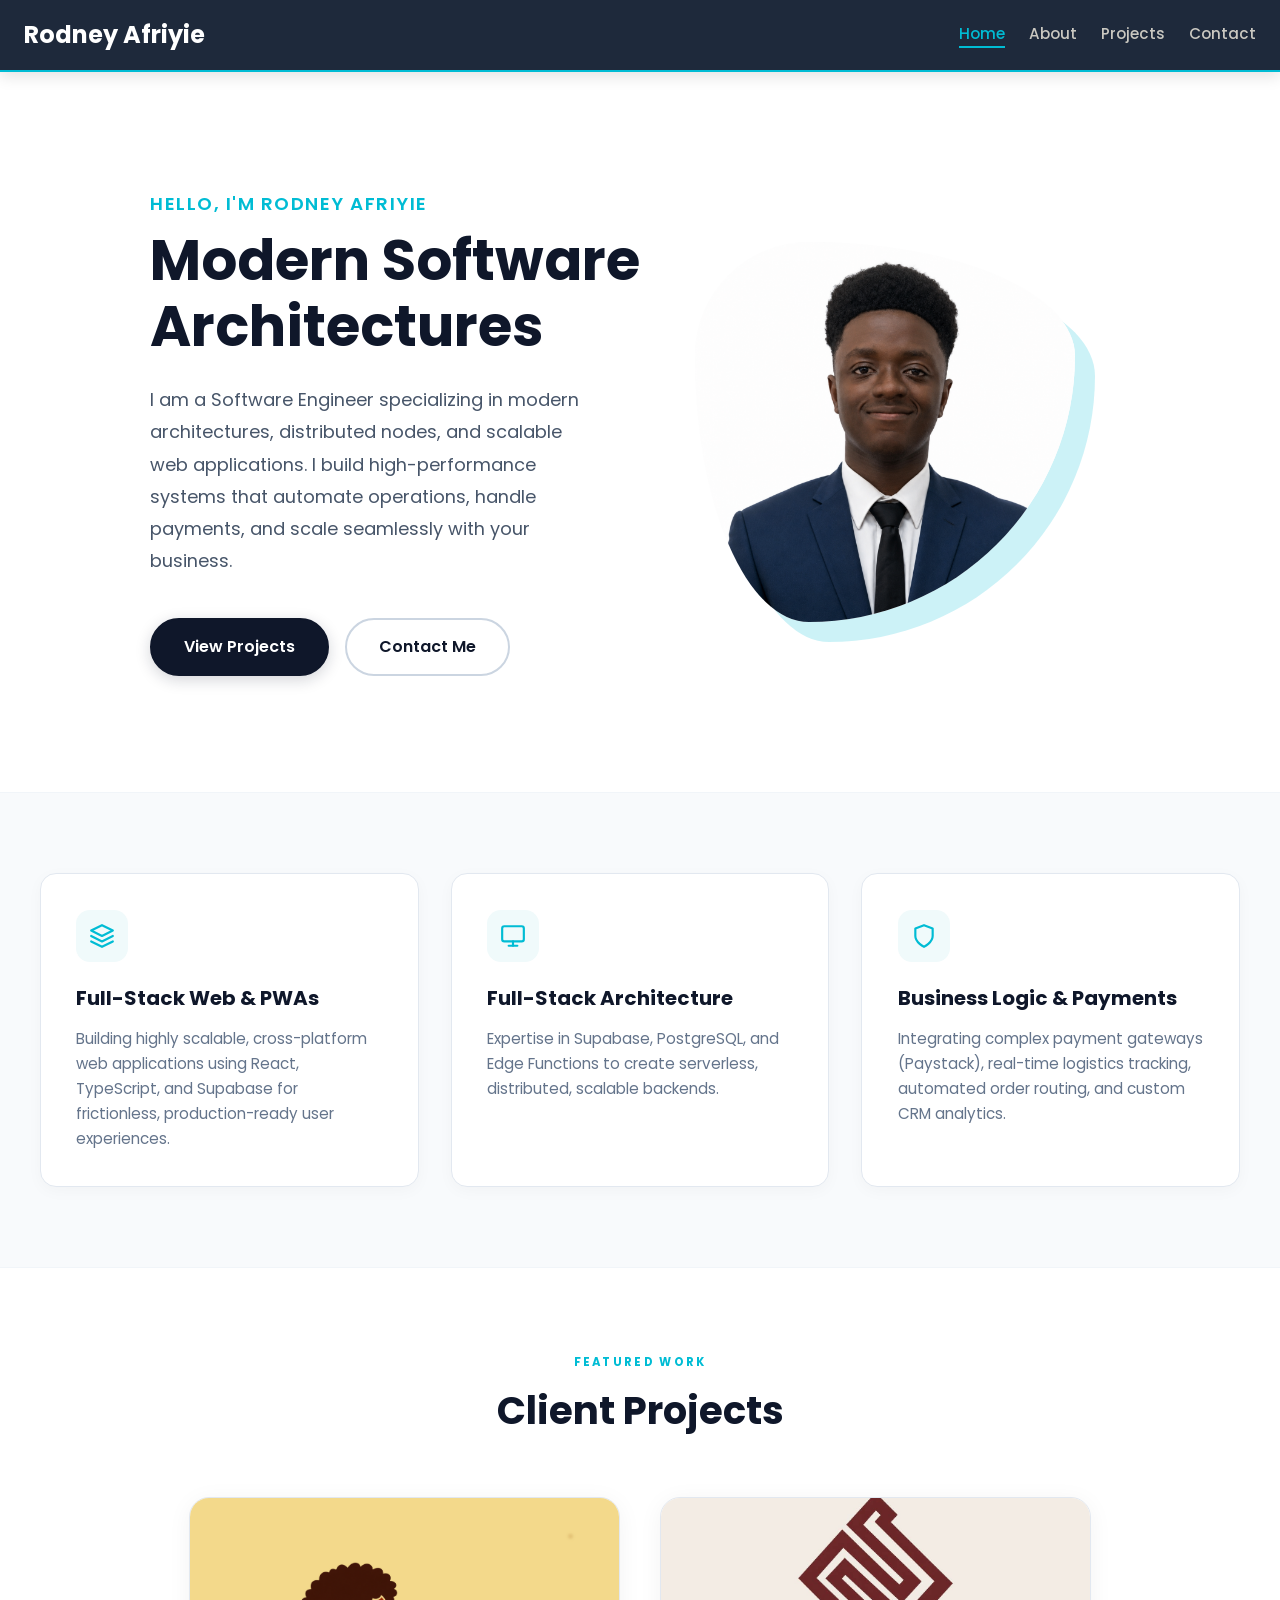
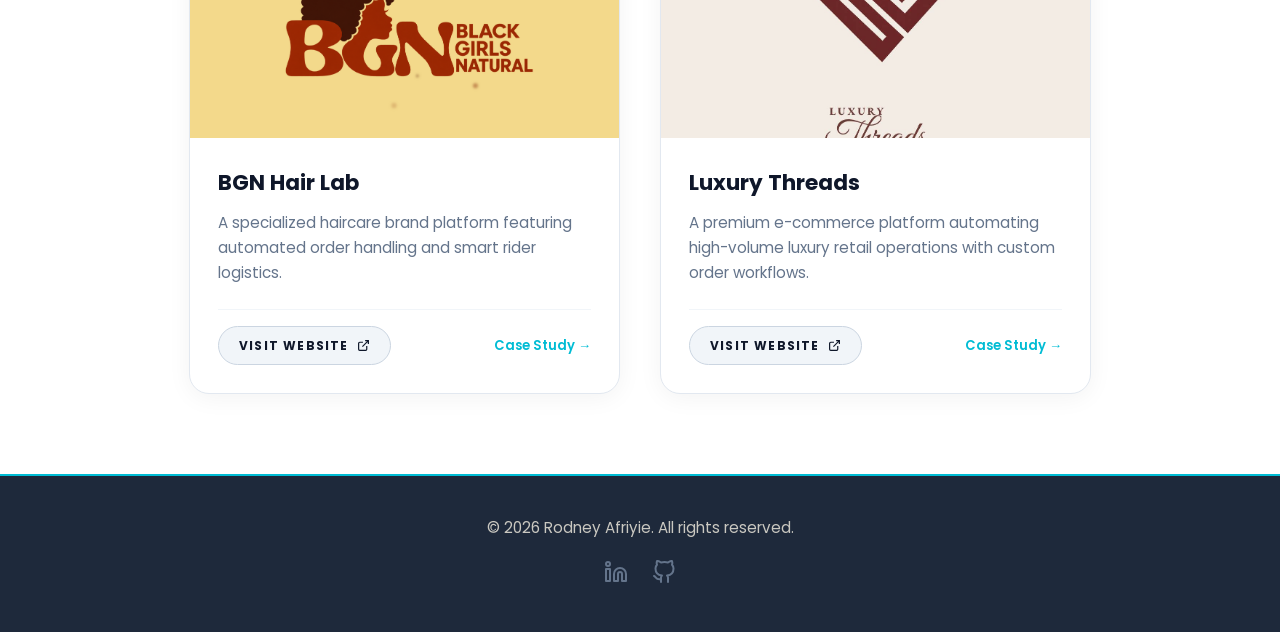
<file: index.html>
<!DOCTYPE html>
<html lang="en">

<head>
  <meta charset="UTF-8">
  <meta name="viewport" content="width=device-width, initial-scale=1.0">
  <title>Rodney Afriyie | Software Engineer</title>
  <link href="https://fonts.googleapis.com/css2?family=Poppins:wght@300;400;500;600;700&display=swap" rel="stylesheet">
  <link href="style.css" rel="stylesheet">

  <style>
    /* Remove dark grey backgrounds & modernize home page */
    body {
      background-color: #ffffff;
      color: #1e293b;
    }

    

    

    

    

    nav a:hover,
    nav a.active {
      color: #00bcd4;
      border-bottom: 2px solid #00bcd4;
    }

    .hero {
      display: flex;
      align-items: center;
      justify-content: space-between;
      padding: 5rem 2rem;
      max-width: 1200px;
      margin: 0 auto;
      min-height: 80vh;
      background-color: #ffffff;
    }

    .hero-text {
      flex: 1;
      max-width: 600px;
      animation: fadeUp 1s ease-out;
    }

    .hero-greeting {
      color: #00bcd4;
      font-weight: 600;
      font-size: 1.15rem;
      text-transform: uppercase;
      letter-spacing: 1.5px;
      display: block;
      margin-bottom: 0.6rem;
    }

    .hero-text h1 {
      font-size: 3.5rem;
      line-height: 1.18;
      color: #0f172a;
      margin-bottom: 1.5rem;
      font-weight: 700;
    }

    .hero-text p {
      font-size: 1.12rem;
      color: #475569;
      margin-bottom: 2.5rem;
      line-height: 1.8;
      max-width: 90%;
    }

    .btn-group {
      display: flex;
      gap: 1rem;
    }

    .btn-primary {
      background-color: #0f172a;
      color: #fff;
      border: 2px solid #0f172a;
      box-shadow: 0 4px 15px rgba(15, 23, 42, 0.18);
      border-radius: 50px;
      padding: 0.9rem 2rem;
      font-weight: 600;
      text-decoration: none;
      transition: all 0.25s ease;
    }

    .btn-primary:hover {
      background-color: #1e293b;
      transform: translateY(-3px);
      box-shadow: 0 8px 25px rgba(15, 23, 42, 0.25);
    }

    .btn-outline {
      background-color: transparent;
      color: #0f172a;
      border: 2px solid #cbd5e1;
      border-radius: 50px;
      padding: 0.9rem 2rem;
      font-weight: 600;
      text-decoration: none;
      transition: all 0.25s ease;
    }

    .btn-outline:hover {
      background-color: #0f172a;
      color: #fff;
      border-color: #0f172a;
      transform: translateY(-3px);
    }

    .hero-image-container {
      flex: 1;
      display: flex;
      justify-content: center;
      animation: fadeIn 1.5s ease-out;
    }

    .hero-image-container img {
      width: 380px;
      height: 380px;
      object-fit: cover;
      border-radius: 30% 70% 70% 30% / 30% 30% 70% 70%;
      box-shadow: 20px 20px 0px rgba(0, 188, 212, 0.2);
      transition: border-radius 0.5s ease;
    }

    .hero-image-container img:hover {
      border-radius: 50%;
    }

    /* Skills Section */
    .skills-section {
      background-color: #f8fafc;
      padding: 5rem 2rem;
      border-top: 1px solid #f1f5f9;
      border-bottom: 1px solid #f1f5f9;
    }

    .skills-container {
      max-width: 1200px;
      margin: 0 auto;
      display: grid;
      grid-template-columns: repeat(auto-fit, minmax(260px, 1fr));
      gap: 2rem;
    }

    .skill-card {
      padding: 2.2rem;
      border-radius: 1rem;
      background: #ffffff;
      border: 1px solid #e2e8f0;
      box-shadow: 0 4px 16px rgba(0, 0, 0, 0.03);
      transition: all 0.3s ease;
    }

    .skill-card:hover {
      transform: translateY(-5px);
      border-color: #00bcd4;
      box-shadow: 0 10px 30px rgba(0, 188, 212, 0.12);
    }

    .skill-icon {
      width: 52px;
      height: 52px;
      margin-bottom: 1.25rem;
      display: flex;
      align-items: center;
      justify-content: center;
      background: #f0fafb;
      border-radius: 14px;
      color: #00bcd4;
    }

    .skill-icon svg {
      width: 26px;
      height: 26px;
      stroke: currentColor;
      fill: none;
      stroke-width: 2;
      stroke-linecap: round;
      stroke-linejoin: round;
    }

    .skill-card h3 {
      font-size: 1.25rem;
      font-weight: 700;
      color: #0f172a;
      margin-bottom: 0.75rem;
    }

    .skill-card p {
      font-size: 0.95rem;
      color: #64748b;
      line-height: 1.65;
    }

    /* Featured Work Section */
    .featured-section {
      padding: 5rem 2rem;
      max-width: 1200px;
      margin: 0 auto;
      background-color: #ffffff;
    }

    .featured-header {
      text-align: center;
      margin-bottom: 3.5rem;
    }

    .featured-header .label {
      display: inline-block;
      font-size: 0.72rem;
      font-weight: 700;
      letter-spacing: 0.2em;
      text-transform: uppercase;
      color: #00bcd4;
      margin-bottom: 0.5rem;
    }

    .featured-header h2 {
      font-size: 2.4rem;
      font-weight: 700;
      color: #0f172a;
    }

    .featured-grid {
      display: grid;
      grid-template-columns: repeat(auto-fit, minmax(340px, 1fr));
      gap: 2.5rem;
    }

    .featured-card {
      background: #ffffff;
      border-radius: 1.25rem;
      border: 1px solid #e2e8f0;
      overflow: hidden;
      box-shadow: 0 4px 24px rgba(0, 0, 0, 0.05);
      transition: all 0.3s ease;
      display: flex;
      flex-direction: column;
    }

    .featured-card:hover {
      transform: translateY(-6px);
      box-shadow: 0 14px 40px rgba(0, 0, 0, 0.09);
      border-color: #cbd5e1;
    }

    .featured-card-thumb {
      width: 100%;
      height: 240px;
      overflow: hidden;
      background: #f8fafc;
      display: flex;
      align-items: center;
      justify-content: center;
      position: relative;
    }

    .featured-card-thumb img {
      width: 100%;
      height: 100%;
      object-fit: cover;
      transition: transform 0.4s ease;
    }

    .featured-card:hover .featured-card-thumb img {
      transform: scale(1.04);
    }

    .featured-card-body {
      padding: 1.75rem;
      display: flex;
      flex-direction: column;
      flex: 1;
    }

    .featured-card-body h3 {
      font-size: 1.35rem;
      font-weight: 700;
      color: #0f172a;
      margin-bottom: 0.6rem;
    }

    .featured-card-body p {
      font-size: 0.95rem;
      color: #64748b;
      line-height: 1.65;
      margin-bottom: 1.5rem;
      flex: 1;
    }

    .featured-actions {
      display: flex;
      align-items: center;
      justify-content: space-between;
      gap: 1rem;
      padding-top: 1rem;
      border-top: 1px solid #f1f5f9;
    }

    .btn-visit-home {
      display: inline-flex;
      align-items: center;
      gap: 0.5rem;
      padding: 0.55rem 1.25rem;
      font-size: 0.75rem;
      font-weight: 700;
      letter-spacing: 0.1em;
      text-transform: uppercase;
      color: #0f172a;
      background: #f1f5f9;
      border: 1px solid #cbd5e1;
      border-radius: 999px;
      text-decoration: none;
      transition: all 0.2s ease;
    }

    .btn-visit-home:hover {
      background: #0f172a;
      color: #ffffff;
      border-color: #0f172a;
      transform: translateY(-2px);
    }

    .btn-visit-home svg {
      width: 13px;
      height: 13px;
      stroke: currentColor;
      stroke-width: 2.2;
      fill: none;
    }

    .view-link {
      font-size: 0.82rem;
      font-weight: 600;
      color: #00bcd4;
      text-decoration: none;
      display: inline-flex;
      align-items: center;
      gap: 0.4rem;
      transition: transform 0.2s ease;
    }

    .view-link:hover {
      transform: translateX(3px);
    }

    

    

    .social-icons {
      display: flex;
      justify-content: center;
      gap: 1.5rem;
      margin-top: 1.25rem;
    }

    .social-icons svg {
      width: 24px;
      height: 24px;
      stroke: #64748b;
      transition: stroke 0.2s, transform 0.2s;
    }

    .social-icons svg:hover {
      stroke: #00bcd4;
      transform: translateY(-2px);
    }

    @keyframes fadeUp {
      from { opacity: 0; transform: translateY(20px); }
      to { opacity: 1; transform: translateY(0); }
    }

    @keyframes fadeIn {
      from { opacity: 0; }
      to { opacity: 1; }
    }

    @media (max-width: 900px) {
      .hero {
        flex-direction: column-reverse;
        text-align: center;
        padding-top: 3rem;
      }
      .hero-text h1 { font-size: 2.6rem; }
      .hero-text p { margin: 0 auto 2rem auto; }
      .btn-group { justify-content: center; }
      .hero-image-container img { width: 280px; height: 280px; margin-bottom: 2.5rem; }
    }
  </style>
</head>

<body>

  <header>
    <a href="index.html">
      <h1>Rodney Afriyie</h1>
    </a>
    <nav>
      <a href="index.html" class="active">Home</a>
      <a href="about.html">About</a>
      <a href="projects.html">Projects</a>
      <a href="contact.html">Contact</a>
    </nav>
  </header>

  <section class="hero">
    <div class="hero-text">
      <span class="hero-greeting">Hello, I'm Rodney Afriyie</span>
      <h1>Modern Software <br> Architectures</h1>
      <p>
        I am a Software Engineer specializing in modern architectures, distributed nodes, and scalable web applications. I build high-performance systems that automate operations, handle payments, and scale seamlessly with your business.
      </p>
      <div class="btn-group">
        <a href="projects.html" class="btn btn-primary">View Projects</a>
        <a href="contact.html" class="btn btn-outline">Contact Me</a>
      </div>
    </div>

    <div class="hero-image-container">
      <img src="images/pfp1.png" alt="Rodney Afriyie Profile">
    </div>
  </section>

  <section class="skills-section">
    <div class="skills-container">
      <div class="skill-card">
        <div class="skill-icon">
          <svg viewBox="0 0 24 24"><path d="M12 2L2 7l10 5 10-5-10-5z"/><path d="M2 17l10 5 10-5"/><path d="M2 12l10 5 10-5"/></svg>
        </div>
        <h3>Full-Stack Web &amp; PWAs</h3>
        <p>Building highly scalable, cross-platform web applications using React, TypeScript, and Supabase for frictionless, production-ready user experiences.</p>
      </div>

      <div class="skill-card">
        <div class="skill-icon">
          <svg viewBox="0 0 24 24"><rect x="2" y="3" width="20" height="14" rx="2"/><line x1="8" y1="21" x2="16" y2="21"/><line x1="12" y1="17" x2="12" y2="21"/></svg>
        </div>
        <h3>Full-Stack Architecture</h3>
        <p>Expertise in Supabase, PostgreSQL, and Edge Functions to create serverless, distributed, scalable backends.</p>
      </div>

      <div class="skill-card">
        <div class="skill-icon">
          <svg viewBox="0 0 24 24"><path d="M12 22s8-4 8-10V5l-8-3-8 3v7c0 6 8 10 8 10z"/></svg>
        </div>
        <h3>Business Logic &amp; Payments</h3>
        <p>Integrating complex payment gateways (Paystack), real-time logistics tracking, automated order routing, and custom CRM analytics.</p>
      </div>
    </div>
  </section>

  <!-- Featured Work Preview -->
  <section class="featured-section">
    <div class="featured-header">
      <span class="label">Featured Work</span>
      <h2>Client Projects</h2>
    </div>
    <div class="featured-grid">
      <!-- BGN Hair Lab -->
      <div class="featured-card">
        <div class="featured-card-thumb">
          <img src="images/bgn/1.PNG" alt="BGN Hair Lab">
        </div>
        <div class="featured-card-body">
          <h3>BGN Hair Lab</h3>
          <p>A specialized haircare brand platform featuring automated order handling and smart rider logistics.</p>
          <div class="featured-actions">
            <a href="https://bgnhairlab.com" target="_blank" rel="noopener noreferrer" class="btn-visit-home">
              <span>Visit Website</span>
              <svg viewBox="0 0 24 24"><path d="M18 13v6a2 2 0 0 1-2 2H5a2 2 0 0 1-2-2V8a2 2 0 0 1 2-2h6M15 3h6v6M10 14L21 3"/></svg>
            </a>
            <a href="projects.html#proj-bgn" class="view-link">Case Study &rarr;</a>
          </div>
        </div>
      </div>

      <!-- Luxury Threads -->
      <div class="featured-card">
        <div class="featured-card-thumb">
          <img src="images/luxurythreads/1.jpg" alt="Luxury Threads">
        </div>
        <div class="featured-card-body">
          <h3>Luxury Threads</h3>
          <p>A premium e-commerce platform automating high-volume luxury retail operations with custom order workflows.</p>
          <div class="featured-actions">
            <a href="https://luxurythreads.store" target="_blank" rel="noopener noreferrer" class="btn-visit-home">
              <span>Visit Website</span>
              <svg viewBox="0 0 24 24"><path d="M18 13v6a2 2 0 0 1-2 2H5a2 2 0 0 1-2-2V8a2 2 0 0 1 2-2h6M15 3h6v6M10 14L21 3"/></svg>
            </a>
            <a href="projects.html#proj-lt" class="view-link">Case Study &rarr;</a>
          </div>
        </div>
      </div>
    </div>
  </section>

  <footer>
    <p>&copy; 2026 Rodney Afriyie. All rights reserved.</p>
    <div class="social-icons">
      <a href="https://www.linkedin.com/in/rodney-afriyie-882338365" target="_blank" aria-label="LinkedIn">
        <svg xmlns="http://www.w3.org/2000/svg" viewBox="0 0 24 24" fill="none" stroke-width="2" stroke-linecap="round"
          stroke-linejoin="round" class="feather feather-linkedin">
          <path d="M16 8a6 6 0 0 1 6 6v7h-4v-7a2 2 0 0 0-2-2 2 2 0 0 0-2 2v7h-4v-7a6 6 0 0 1 6-6z"></path>
          <rect x="2" y="9" width="4" height="12"></rect>
          <circle cx="4" cy="4" r="2"></circle>
        </svg>
      </a>
      <a href="https://github.com/afriyierodney64" target="_blank" aria-label="GitHub">
        <svg xmlns="http://www.w3.org/2000/svg" viewBox="0 0 24 24" fill="none" stroke-width="2" stroke-linecap="round"
          stroke-linejoin="round" class="feather feather-github">
          <path
            d="M9 19c-5 1.5-5-2.5-7-3m14 6v-3.87a3.37 3.37 0 0 0-.94-2.61c3.14-.35 6.44-1.54 6.44-7A5.44 5.44 0 0 0 20 4.77 5.07 5.07 0 0 0 19.91 1S18.73.65 16 2.48a13.38 13.38 0 0 0-7 0C6.27.65 5.09 1 5.09 1A5.07 5.07 0 0 0 5 4.77a5.44 5.44 0 0 0-1.5 3.78c0 5.42 3.3 6.61 6.44 7A3.37 3.37 0 0 0 9 18.13V22">
          </path>
        </svg>
      </a>
    </div>
  </footer>

</body>

</html>
</file>
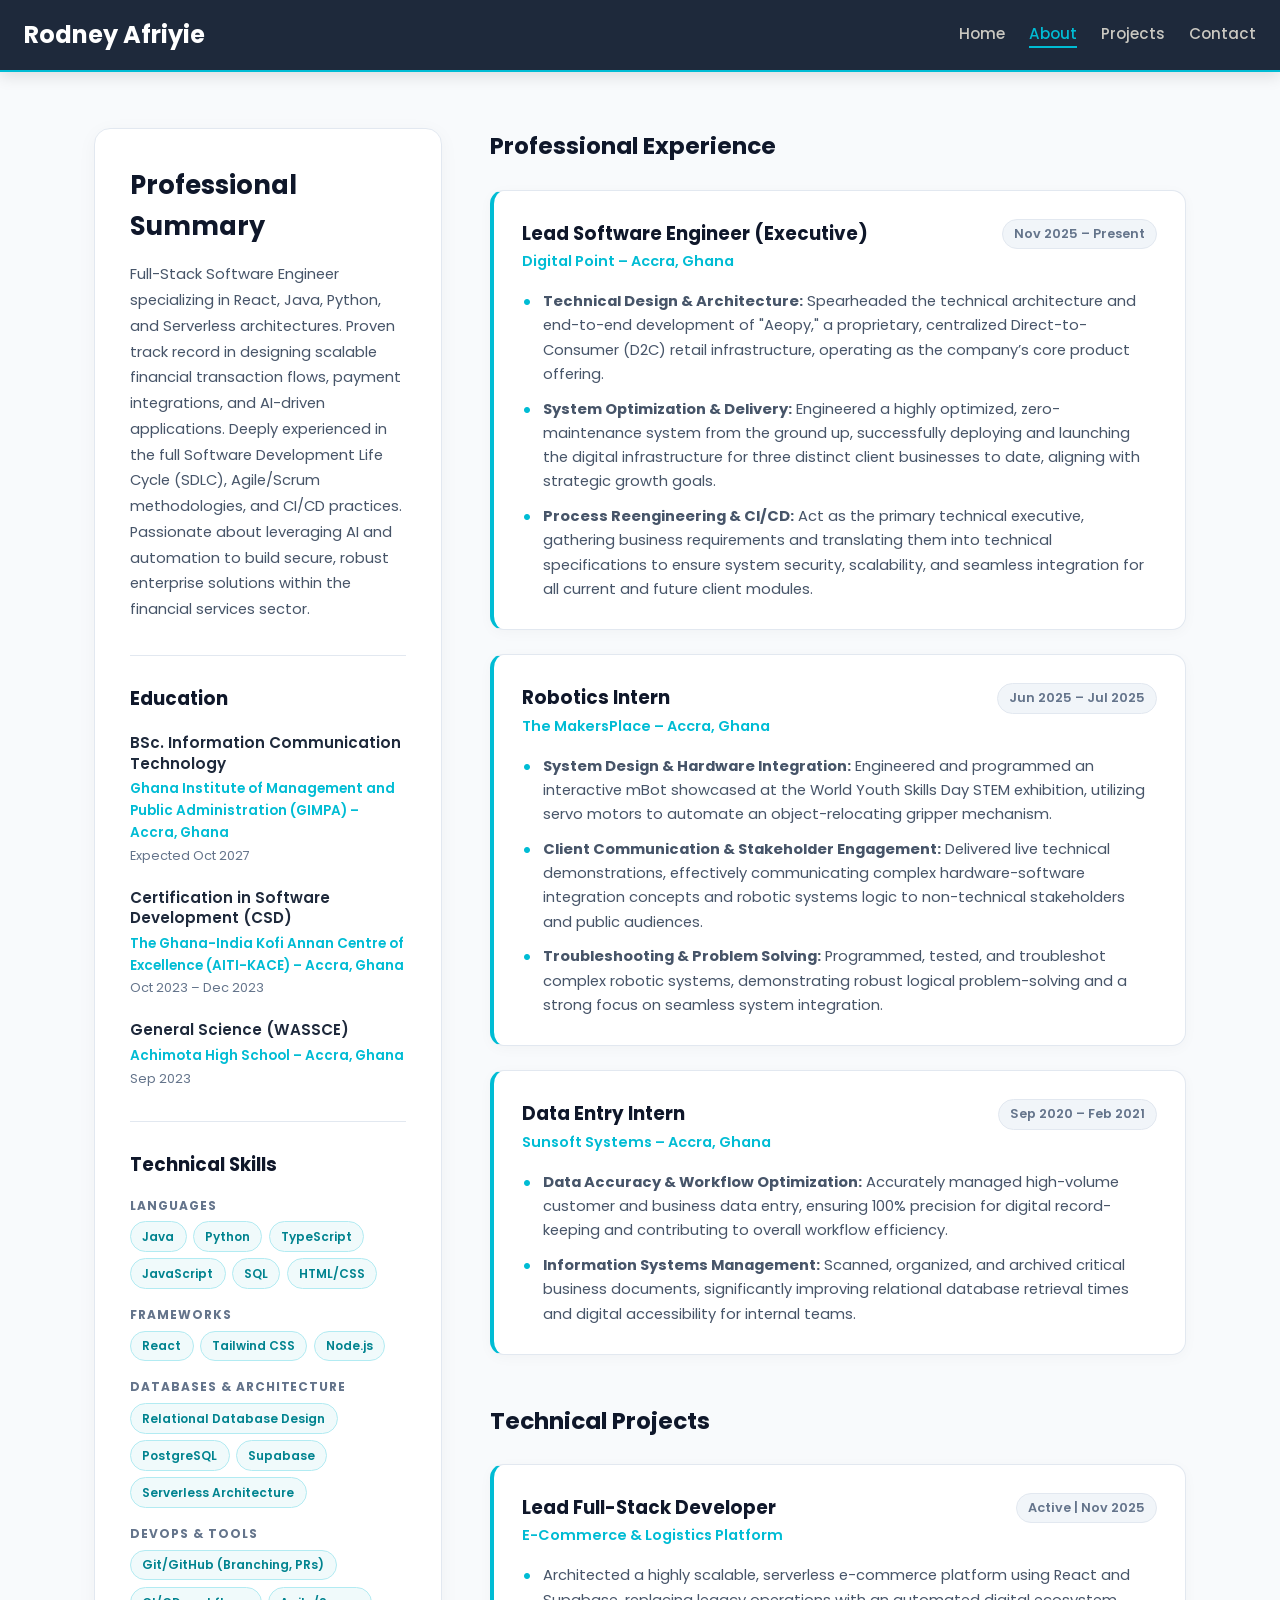
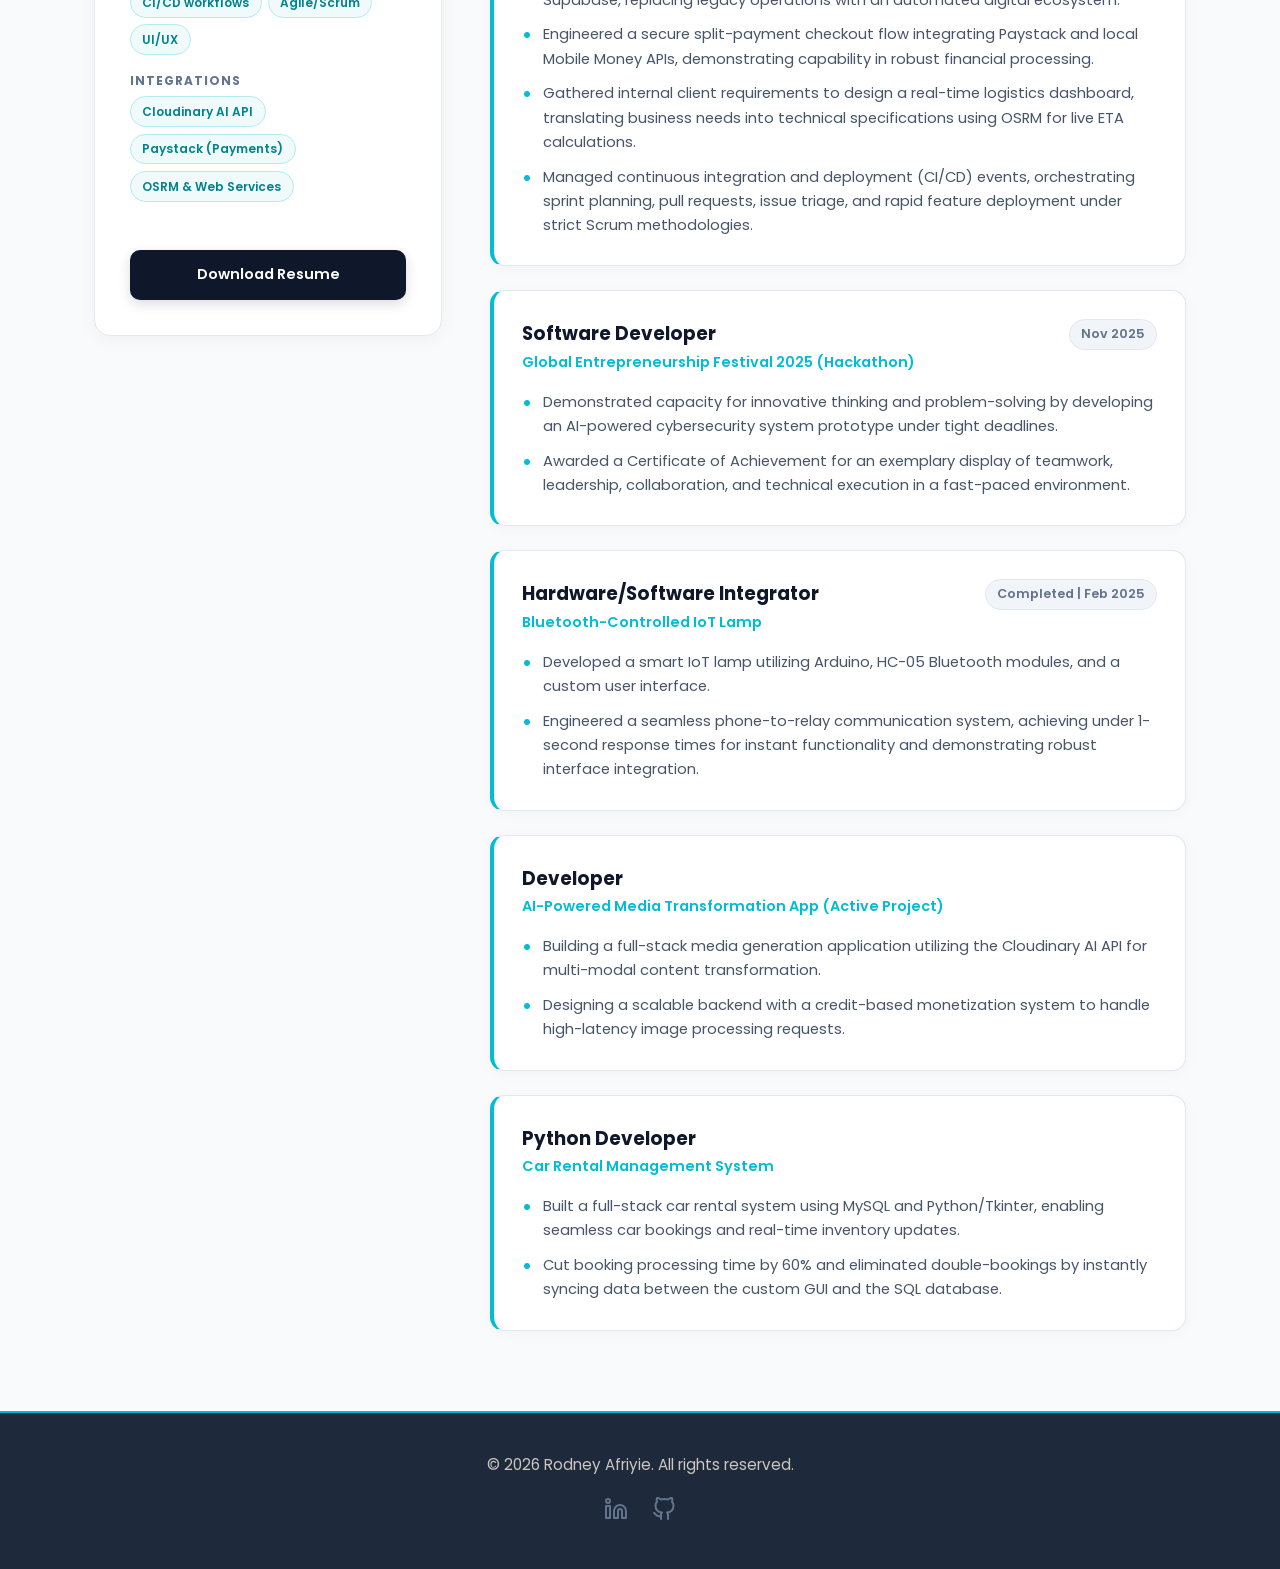
<file: about.html>
<!DOCTYPE html>
<html lang="en">
<head>
  <meta charset="UTF-8">
  <meta name="viewport" content="width=device-width, initial-scale=1.0">
  <title>About Me | Rodney Afriyie</title>
  <link href="https://fonts.googleapis.com/css2?family=Poppins:wght@300;400;500;600;700&display=swap" rel="stylesheet">
  <link href="style.css" rel="stylesheet">

  <style>
    body {
        background-color: #f8fafc;
        color: #1e293b;
    }

    

    

    

    

    nav a:hover,
    nav a.active {
        color: #00bcd4;
        border-bottom: 2px solid #00bcd4;
    }

    /* Digital Resume Layout */
    .about-container {
        max-width: 1140px;
        margin: 3.5rem auto;
        padding: 0 1.5rem;
        display: grid;
        grid-template-columns: 1fr 2fr;
        gap: 3rem;
        align-items: start;
    }
    
    /* Left Sidebar */
    .bio-section {
        background: white;
        padding: 2.2rem;
        border-radius: 16px;
        border: 1px solid #e2e8f0;
        box-shadow: 0 4px 20px rgba(0,0,0,0.04);
        position: sticky;
        top: 100px;
    }
    
    .bio-section h2 {
        font-size: 1.6rem;
        color: #0f172a;
        margin-bottom: 1rem;
        font-weight: 700;
    }
    
    .bio-text {
        color: #475569;
        font-size: 0.92rem;
        line-height: 1.75;
        margin-bottom: 2rem;
    }
    
    /* Education Styling */
    .education-box {
        margin-top: 2rem;
        padding-top: 1.75rem;
        border-top: 1px solid #e2e8f0;
    }
    
    .education-box h3 {
        font-size: 1.15rem;
        color: #0f172a;
        font-weight: 700;
        margin-bottom: 1.25rem;
    }
    
    .education-item {
        margin-bottom: 1.35rem;
    }
    
    .education-item:last-child {
        margin-bottom: 0;
    }
    
    .education-item h4 {
        margin-bottom: 0.25rem;
        color: #1e293b;
        font-size: 0.95rem;
        font-weight: 600;
        line-height: 1.35;
    }
    
    .education-item .school {
        color: #00bcd4;
        font-weight: 600;
        font-size: 0.85rem;
        display: block;
    }
    
    .education-item .date {
        font-size: 0.8rem;
        color: #64748b;
        display: block;
        margin-top: 2px;
    }

    /* Skills Box */
    .skills-box {
        margin-top: 2rem;
        padding-top: 1.75rem;
        border-top: 1px solid #e2e8f0;
    }

    .skills-box h3 {
        font-size: 1.15rem;
        color: #0f172a;
        font-weight: 700;
        margin-bottom: 1rem;
    }

    .skill-category {
        margin-bottom: 1rem;
    }

    .skill-category-title {
        font-size: 0.75rem;
        font-weight: 700;
        text-transform: uppercase;
        letter-spacing: 0.08em;
        color: #64748b;
        margin-bottom: 0.4rem;
    }
    
    .skills-wrapper {
        display: flex;
        flex-wrap: wrap;
        gap: 0.4rem;
    }
    
    .skill-tag {
        background-color: #f0fafb;
        color: #00838f;
        border: 1px solid #b2ebf2;
        padding: 0.3rem 0.7rem;
        border-radius: 50px;
        font-size: 0.75rem;
        font-weight: 600;
    }

    .resume-btn {
        display: inline-block;
        width: 100%;
        text-align: center;
        margin-top: 2rem;
        padding: 0.85rem;
        background-color: #0f172a;
        color: white;
        text-decoration: none;
        border-radius: 10px;
        font-weight: 600;
        font-size: 0.9rem;
        transition: all 0.25s ease;
        box-shadow: 0 4px 12px rgba(15, 23, 42, 0.15);
    }
    
    .resume-btn:hover {
        background-color: #1e293b;
        transform: translateY(-2px);
    }
    
    /* Right Timeline */
    .timeline-section h3 {
        font-size: 1.45rem;
        color: #0f172a;
        margin-bottom: 1.5rem;
        font-weight: 700;
    }
    
    .timeline-item {
        background: white;
        padding: 1.75rem;
        border-radius: 14px;
        margin-bottom: 1.5rem;
        border: 1px solid #e2e8f0;
        border-left: 4px solid #00bcd4;
        box-shadow: 0 3px 14px rgba(0,0,0,0.03);
        transition: transform 0.25s ease, box-shadow 0.25s ease;
    }
    
    .timeline-item:hover {
        transform: translateX(4px);
        box-shadow: 0 6px 20px rgba(0,0,0,0.06);
    }
    
    .job-header {
        display: flex;
        justify-content: space-between;
        align-items: flex-start;
        margin-bottom: 1rem;
        gap: 1rem;
    }
    
    .job-title {
        font-size: 1.15rem;
        font-weight: 700;
        color: #0f172a;
    }
    
    .company {
        color: #00bcd4;
        font-weight: 600;
        font-size: 0.9rem;
        margin-top: 2px;
    }
    
    .job-date {
        font-size: 0.8rem;
        font-weight: 600;
        color: #64748b;
        background: #f1f5f9;
        padding: 0.25rem 0.7rem;
        border-radius: 999px;
        white-space: nowrap;
        border: 1px solid #e2e8f0;
    }
    
    .job-desc ul {
        list-style-type: none;
        padding-left: 0;
    }
    
    .job-desc li {
        position: relative;
        padding-left: 1.3rem;
        margin-bottom: 0.65rem;
        font-size: 0.92rem;
        color: #475569;
        line-height: 1.65;
    }

    .job-desc li:last-child {
        margin-bottom: 0;
    }
    
    .job-desc li::before {
        content: "•";
        color: #00bcd4;
        font-weight: bold;
        font-size: 1.2rem;
        position: absolute;
        left: 0;
        top: -2px;
    }

    

    

    .social-icons {
        display: flex;
        justify-content: center;
        gap: 1.5rem;
        margin-top: 1.25rem;
    }

    .social-icons svg {
        width: 24px;
        height: 24px;
        stroke: #64748b;
        transition: stroke 0.2s, transform 0.2s;
    }

    .social-icons svg:hover {
        stroke: #00bcd4;
        transform: translateY(-2px);
    }

    @media (max-width: 880px) {
        .about-container { grid-template-columns: 1fr; gap: 2rem; }
        .bio-section { position: static; }
        .job-header { flex-direction: column; gap: 6px; }
    }

    @media print {
        header, footer, .resume-btn { display: none !important; }
        body { background-color: white; color: black; }
        .about-container { margin: 0; padding: 0; grid-template-columns: 1fr 2fr; gap: 2rem; }
        .bio-section, .timeline-item { box-shadow: none; border: none; padding: 0; margin-bottom: 1rem; }
        .timeline-item { border-left: 2px solid #000; padding-left: 1rem; }
        .bio-section { position: static; border-right: 1px solid #ccc; padding-right: 1rem; }
        .skill-tag { border: 1px solid #ccc; background: none; color: black; }
    }
  </style>
</head>
<body>

  <header>
    <a href="index.html"><h1>Rodney Afriyie</h1></a>
    <nav>
      <a href="index.html">Home</a>
      <a href="about.html" class="active">About</a>
      <a href="projects.html">Projects</a>
      <a href="contact.html">Contact</a>
    </nav>
  </header>

  <div class="about-container">
    
    <!-- LEFT SIDE: Bio, Education, & Stack -->
    <aside class="bio-section">
        <h2>Professional Summary</h2>
        <p class="bio-text">
            Full-Stack Software Engineer specializing in React, Java, Python, and Serverless architectures. Proven track record in designing scalable financial transaction flows, payment integrations, and AI-driven applications. Deeply experienced in the full Software Development Life Cycle (SDLC), Agile/Scrum methodologies, and CI/CD practices. Passionate about leveraging AI and automation to build secure, robust enterprise solutions within the financial services sector.
        </p>

        <!-- Education Box -->
        <div class="education-box">
            <h3>Education</h3>
            <div class="education-item">
                <h4>BSc. Information Communication Technology</h4>
                <span class="school">Ghana Institute of Management and Public Administration (GIMPA) – Accra, Ghana</span>
                <span class="date">Expected Oct 2027</span>
            </div>
            <div class="education-item">
                <h4>Certification in Software Development (CSD)</h4>
                <span class="school">The Ghana-India Kofi Annan Centre of Excellence (AITI-KACE) – Accra, Ghana</span>
                <span class="date">Oct 2023 – Dec 2023</span>
            </div>
            <div class="education-item">
                <h4>General Science (WASSCE)</h4>
                <span class="school">Achimota High School – Accra, Ghana</span>
                <span class="date">Sep 2023</span>
            </div>
        </div>

        <!-- Technical Skills Box -->
        <div class="skills-box">
            <h3>Technical Skills</h3>
            <div class="skill-category">
                <div class="skill-category-title">Languages</div>
                <div class="skills-wrapper">
                    <span class="skill-tag">Java</span>
                    <span class="skill-tag">Python</span>
                    <span class="skill-tag">TypeScript</span>
                    <span class="skill-tag">JavaScript</span>
                    <span class="skill-tag">SQL</span>
                    <span class="skill-tag">HTML/CSS</span>
                </div>
            </div>
            <div class="skill-category">
                <div class="skill-category-title">Frameworks</div>
                <div class="skills-wrapper">
                    <span class="skill-tag">React</span>
                    <span class="skill-tag">Tailwind CSS</span>
                    <span class="skill-tag">Node.js</span>
                </div>
            </div>
            <div class="skill-category">
                <div class="skill-category-title">Databases & Architecture</div>
                <div class="skills-wrapper">
                    <span class="skill-tag">Relational Database Design</span>
                    <span class="skill-tag">PostgreSQL</span>
                    <span class="skill-tag">Supabase</span>
                    <span class="skill-tag">Serverless Architecture</span>
                </div>
            </div>
            <div class="skill-category">
                <div class="skill-category-title">DevOps & Tools</div>
                <div class="skills-wrapper">
                    <span class="skill-tag">Git/GitHub (Branching, PRs)</span>
                    <span class="skill-tag">CI/CD workflows</span>
                    <span class="skill-tag">Agile/Scrum</span>
                    <span class="skill-tag">UI/UX</span>
                </div>
            </div>
            <div class="skill-category">
                <div class="skill-category-title">Integrations</div>
                <div class="skills-wrapper">
                    <span class="skill-tag">Cloudinary AI API</span>
                    <span class="skill-tag">Paystack (Payments)</span>
                    <span class="skill-tag">OSRM & Web Services</span>
                </div>
            </div>
        </div>

        <!-- Download Resume Button -->
        <a href="Rodney Afriyie - Resume.pdf" download="Rodney Afriyie - Resume.pdf" class="resume-btn">Download Resume</a>
    </aside>

    <!-- RIGHT SIDE: Experience & Technical Projects -->
    <main class="timeline-section">
        <h3>Professional Experience</h3>

        <!-- Job 1: Digital Point (Executive Lead) -->
        <div class="timeline-item">
            <div class="job-header">
                <div>
                    <div class="job-title">Lead Software Engineer (Executive)</div>
                    <div class="company">Digital Point – Accra, Ghana</div>
                </div>
                <span class="job-date">Nov 2025 – Present</span>
            </div>
            <div class="job-desc">
                <ul>
                    <li><strong>Technical Design &amp; Architecture:</strong> Spearheaded the technical architecture and end-to-end development of "Aeopy," a proprietary, centralized Direct-to-Consumer (D2C) retail infrastructure, operating as the company’s core product offering.</li>
                    <li><strong>System Optimization &amp; Delivery:</strong> Engineered a highly optimized, zero-maintenance system from the ground up, successfully deploying and launching the digital infrastructure for three distinct client businesses to date, aligning with strategic growth goals.</li>
                    <li><strong>Process Reengineering &amp; CI/CD:</strong> Act as the primary technical executive, gathering business requirements and translating them into technical specifications to ensure system security, scalability, and seamless integration for all current and future client modules.</li>
                </ul>
            </div>
        </div>

        <!-- Job 2: The MakersPlace -->
        <div class="timeline-item">
            <div class="job-header">
                <div>
                    <div class="job-title">Robotics Intern</div>
                    <div class="company">The MakersPlace – Accra, Ghana</div>
                </div>
                <span class="job-date">Jun 2025 – Jul 2025</span>
            </div>
            <div class="job-desc">
                <ul>
                    <li><strong>System Design &amp; Hardware Integration:</strong> Engineered and programmed an interactive mBot showcased at the World Youth Skills Day STEM exhibition, utilizing servo motors to automate an object-relocating gripper mechanism.</li>
                    <li><strong>Client Communication &amp; Stakeholder Engagement:</strong> Delivered live technical demonstrations, effectively communicating complex hardware-software integration concepts and robotic systems logic to non-technical stakeholders and public audiences.</li>
                    <li><strong>Troubleshooting &amp; Problem Solving:</strong> Programmed, tested, and troubleshot complex robotic systems, demonstrating robust logical problem-solving and a strong focus on seamless system integration.</li>
                </ul>
            </div>
        </div>

        <!-- Job 3: Sunsoft Systems -->
        <div class="timeline-item">
            <div class="job-header">
                <div>
                    <div class="job-title">Data Entry Intern</div>
                    <div class="company">Sunsoft Systems – Accra, Ghana</div>
                </div>
                <span class="job-date">Sep 2020 – Feb 2021</span>
            </div>
            <div class="job-desc">
                <ul>
                    <li><strong>Data Accuracy &amp; Workflow Optimization:</strong> Accurately managed high-volume customer and business data entry, ensuring 100% precision for digital record-keeping and contributing to overall workflow efficiency.</li>
                    <li><strong>Information Systems Management:</strong> Scanned, organized, and archived critical business documents, significantly improving relational database retrieval times and digital accessibility for internal teams.</li>
                </ul>
            </div>
        </div>

        <h3 style="margin-top: 3rem;">Technical Projects</h3>

        <!-- Project 1: E-Commerce & Logistics Platform -->
        <div class="timeline-item">
            <div class="job-header">
                <div>
                    <div class="job-title">Lead Full-Stack Developer</div>
                    <div class="company">E-Commerce &amp; Logistics Platform</div>
                </div>
                <span class="job-date">Active | Nov 2025</span>
            </div>
            <div class="job-desc">
                <ul>
                    <li>Architected a highly scalable, serverless e-commerce platform using React and Supabase, replacing legacy operations with an automated digital ecosystem.</li>
                    <li>Engineered a secure split-payment checkout flow integrating Paystack and local Mobile Money APIs, demonstrating capability in robust financial processing.</li>
                    <li>Gathered internal client requirements to design a real-time logistics dashboard, translating business needs into technical specifications using OSRM for live ETA calculations.</li>
                    <li>Managed continuous integration and deployment (CI/CD) events, orchestrating sprint planning, pull requests, issue triage, and rapid feature deployment under strict Scrum methodologies.</li>
                </ul>
            </div>
        </div>

        <!-- Project 2: Global Entrepreneurship Festival (Hackathon) -->
        <div class="timeline-item">
            <div class="job-header">
                <div>
                    <div class="job-title">Software Developer</div>
                    <div class="company">Global Entrepreneurship Festival 2025 (Hackathon)</div>
                </div>
                <span class="job-date">Nov 2025</span>
            </div>
            <div class="job-desc">
                <ul>
                    <li>Demonstrated capacity for innovative thinking and problem-solving by developing an AI-powered cybersecurity system prototype under tight deadlines.</li>
                    <li>Awarded a Certificate of Achievement for an exemplary display of teamwork, leadership, collaboration, and technical execution in a fast-paced environment.</li>
                </ul>
            </div>
        </div>

        <!-- Project 3: Bluetooth-Controlled IoT Lamp -->
        <div class="timeline-item">
            <div class="job-header">
                <div>
                    <div class="job-title">Hardware/Software Integrator</div>
                    <div class="company">Bluetooth-Controlled IoT Lamp</div>
                </div>
                <span class="job-date">Completed | Feb 2025</span>
            </div>
            <div class="job-desc">
                <ul>
                    <li>Developed a smart IoT lamp utilizing Arduino, HC-05 Bluetooth modules, and a custom user interface.</li>
                    <li>Engineered a seamless phone-to-relay communication system, achieving under 1-second response times for instant functionality and demonstrating robust interface integration.</li>
                </ul>
            </div>
        </div>

        <!-- Project 4: AI-Powered Media Transformation App (Retained) -->
        <div class="timeline-item">
            <div class="job-header">
                <div>
                    <div class="job-title">Developer</div>
                    <div class="company">AI-Powered Media Transformation App (Active Project)</div>
                </div>
            </div>
            <div class="job-desc">
                <ul>
                    <li>Building a full-stack media generation application utilizing the Cloudinary AI API for multi-modal content transformation.</li>
                    <li>Designing a scalable backend with a credit-based monetization system to handle high-latency image processing requests.</li>
                </ul>
            </div>
        </div>

        <!-- Project 5: Car Rental System (Retained) -->
        <div class="timeline-item">
            <div class="job-header">
                <div>
                    <div class="job-title">Python Developer</div>
                    <div class="company">Car Rental Management System</div>
                </div>
            </div>
            <div class="job-desc">
                <ul>
                    <li>Built a full-stack car rental system using MySQL and Python/Tkinter, enabling seamless car bookings and real-time inventory updates.</li>
                    <li>Cut booking processing time by 60% and eliminated double-bookings by instantly syncing data between the custom GUI and the SQL database.</li>
                </ul>
            </div>
        </div>
    </main>
  </div>

  <footer>
    <p>&copy; 2026 Rodney Afriyie. All rights reserved.</p>
    <div class="social-icons">
      <a href="https://www.linkedin.com/in/rodney-afriyie-882338365" target="_blank" aria-label="LinkedIn">
        <svg xmlns="http://www.w3.org/2000/svg" viewBox="0 0 24 24" fill="none" stroke-width="2" stroke-linecap="round" stroke-linejoin="round" class="feather feather-linkedin"><path d="M16 8a6 6 0 0 1 6 6v7h-4v-7a2 2 0 0 0-2-2 2 2 0 0 0-2 2v7h-4v-7a6 6 0 0 1 6-6z"></path><rect x="2" y="9" width="4" height="12"></rect><circle cx="4" cy="4" r="2"></circle></svg>
      </a>
      <a href="https://github.com/afriyierodney64" target="_blank" aria-label="GitHub">
        <svg xmlns="http://www.w3.org/2000/svg" viewBox="0 0 24 24" fill="none" stroke-width="2" stroke-linecap="round" stroke-linejoin="round" class="feather feather-github"><path d="M9 19c-5 1.5-5-2.5-7-3m14 6v-3.87a3.37 3.37 0 0 0-.94-2.61c3.14-.35 6.44-1.54 6.44-7A5.44 5.44 0 0 0 20 4.77 5.07 5.07 0 0 0 19.91 1S18.73.65 16 2.48a13.38 13.38 0 0 0-7 0C6.27.65 5.09 1 5.09 1A5.07 5.07 0 0 0 5 4.77a5.44 5.44 0 0 0-1.5 3.78c0 5.42 3.3 6.61 6.44 7A3.37 3.37 0 0 0 9 18.13V22"></path></svg>
      </a>
    </div>
  </footer>

</body>
</html>
</file>
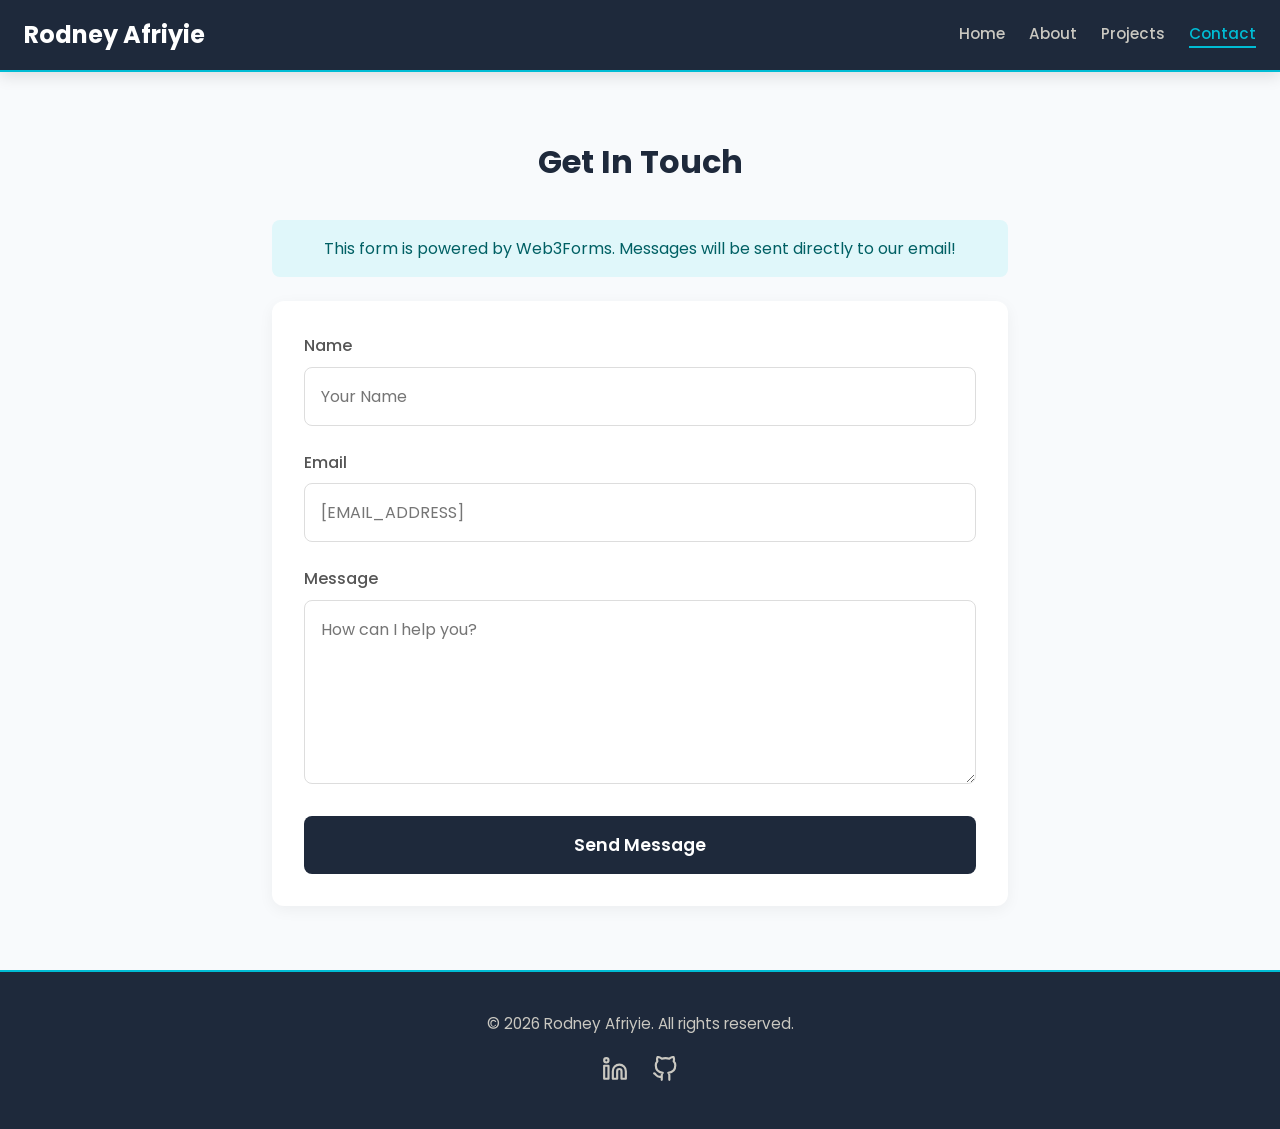
<file: contact.html>
<!DOCTYPE html>
<html lang="en">

<head>
  <meta charset="UTF-8" />
  <meta name="viewport" content="width=device-width, initial-scale=1.0" />
  <title>Contact | Rodney Afriyie</title>
  <link href="https://fonts.googleapis.com/css2?family=Poppins:wght@400;600&display=swap" rel="stylesheet" />
  <link href="style.css" rel="stylesheet" />

  <style>
    /* Contact Page Specific Styles */
    section {
      padding: 4rem 2rem;
      max-width: 800px;
      margin: 0 auto;
      width: 100%;
    }

    h2 {
      text-align: center;
      margin-bottom: 2rem;
      color: #1e293b;
      font-size: 2rem;
    }

    form {
      background-color: white;
      padding: 2rem;
      border-radius: 12px;
      box-shadow: 0 4px 15px rgba(0, 0, 0, 0.05);
    }

    input,
    textarea {
      width: 100%;
      padding: 1rem;
      margin-bottom: 1.5rem;
      border: 1px solid #ddd;
      border-radius: 8px;
      font-size: 1rem;
      transition: border 0.3s;
    }

    input:focus,
    textarea:focus {
      border-color: #00bcd4;
      outline: none;
    }

    label {
      display: block;
      margin-bottom: 0.5rem;
      color: #555;
      font-weight: 500;
    }

    button {
      width: 100%;
      background-color: #1e293b;
      color: white;
      padding: 1rem;
      border: none;
      border-radius: 8px;
      font-size: 1.1rem;
      font-weight: 600;
      cursor: pointer;
      transition: background 0.3s;
    }

    button:hover {
      background-color: #334155;
    }

    .alert {
      padding: 1rem;
      background: #e0f7fa;
      color: #006064;
      border-radius: 8px;
      margin-bottom: 1.5rem;
      text-align: center;
    }
  </style>
</head>

<body>
  <header>
    <a href="index.html">
      <h1>Rodney Afriyie</h1>
    </a>
    <nav>
      <a href="index.html">Home</a>
      <a href="about.html">About</a>
      <a href="projects.html">Projects</a>
      <a href="contact.html" class="active">Contact</a>
    </nav>
  </header>

  <section>
    <h2>Get In Touch</h2>

    <div class="alert">
      This form is powered by Web3Forms. Messages will be sent directly to our email!
    </div>

    <!-- Web3Forms API Form -->
    <form action="https://api.web3forms.com/submit" method="POST">
      <!-- Replace YOUR_ACCESS_KEY_HERE with your Web3Forms access key -->
      <input type="hidden" name="access_key" value="8240b76c-13d6-4309-959e-e04164195f82">

      <!-- Optional: Redirect user to the homepage or a thank you page after submission -->
      <input type="hidden" name="redirect" value="https://web3forms.com/success">

      <label for="name">Name</label>
      <input type="text" name="name" required placeholder="Your Name">

      <label for="email">Email</label>
      <input type="email" name="email" required placeholder="[EMAIL_ADDRESS]">

      <label for="message">Message</label>
      <textarea name="message" rows="6" required placeholder="How can I help you?"></textarea>

      <button type="submit">Send Message</button>
    </form>
  </section>

  <footer>
    <p>&copy; 2026 Rodney Afriyie. All rights reserved.</p>
    <div class="social-icons">
      <a href="https://www.linkedin.com/in/rodney-afriyie-882338365" target="_blank" aria-label="LinkedIn">
        <svg xmlns="http://www.w3.org/2000/svg" viewBox="0 0 24 24" fill="none" stroke-width="2" stroke-linecap="round"
          stroke-linejoin="round" class="feather feather-linkedin">
          <path d="M16 8a6 6 0 0 1 6 6v7h-4v-7a2 2 0 0 0-2-2 2 2 0 0 0-2 2v7h-4v-7a6 6 0 0 1 6-6z"></path>
          <rect x="2" y="9" width="4" height="12"></rect>
          <circle cx="4" cy="4" r="2"></circle>
        </svg>
      </a>
      <a href="https://github.com/afriyierodney64" target="_blank" aria-label="GitHub">
        <svg xmlns="http://www.w3.org/2000/svg" viewBox="0 0 24 24" fill="none" stroke-width="2" stroke-linecap="round"
          stroke-linejoin="round" class="feather feather-github">
          <path
            d="M9 19c-5 1.5-5-2.5-7-3m14 6v-3.87a3.37 3.37 0 0 0-.94-2.61c3.14-.35 6.44-1.54 6.44-7A5.44 5.44 0 0 0 20 4.77 5.07 5.07 0 0 0 19.91 1S18.73.65 16 2.48a13.38 13.38 0 0 0-7 0C6.27.65 5.09 1 5.09 1A5.07 5.07 0 0 0 5 4.77a5.44 5.44 0 0 0-1.5 3.78c0 5.42 3.3 6.61 6.44 7A3.37 3.37 0 0 0 9 18.13V22">
          </path>
        </svg>
      </a>
    </div>
  </footer>
</body>

</html>
</file>
<file: style.css>
/* ===== GLOBAL RESET & BASE STYLES ===== */
* {
    margin: 0;
    padding: 0;
    box-sizing: border-box;
    font-family: 'Poppins', sans-serif;
}

html {
    scroll-behavior: smooth;
    height: 100%;
}

body {
    font-family: 'Poppins', sans-serif;
    line-height: 1.6;
    background-color: #f8fafc;
    color: #333;
    display: flex;
    flex-direction: column;
    min-height: 100vh;
    overflow-x: hidden;
    width: 100%;
}

/* ===== HEADER ===== */
header {
    background-color: #1e293b;
    color: #CAC8C1;
    padding: 1rem 1.5rem;
    display: flex;
    justify-content: space-between;
    align-items: center;
    position: sticky;
    top: 0;
    z-index: 1000;
    width: 100%;
    border-bottom: 2px solid #00bcd4;
    box-shadow: 0 4px 15px rgba(0, 0, 0, 0.12);
}

header h1 {
    font-size: 1.5rem;
    color: #ffffff;
    font-weight: 700;
    white-space: nowrap;
}

header a {
    color: #ffffff;
    text-decoration: none;
    font-weight: 600;
}

/* ===== NAVIGATION ===== */
nav {
    display: flex;
    gap: 1.5rem;
}

nav a {
    color: #CAC8C1;
    text-decoration: none;
    font-weight: 500;
    font-size: 0.95rem;
    transition: color 0.3s ease;
}

nav a:hover {
    color: #00bcd4;
}

nav a.active {
    color: #00bcd4;
    border-bottom: 2px solid #00bcd4;
}

/* Mobile Nav Tweak */
@media (max-width: 768px) {
    header {
        flex-direction: column;
        gap: 1rem;
    }
    nav {
        gap: 1rem;
        font-size: 0.9rem;
    }
}

/* ===== FOOTER ===== */
footer {
    text-align: center;
    padding: 2.5rem 1rem;
    background-color: #1e293b;
    border-top: 2px solid #00bcd4;
    color: #CAC8C1;
    margin-top: auto;
    width: 100%;
}

footer p {
    color: #CAC8C1;
    font-size: 0.95rem;
}

.social-icons {
    display: flex;
    justify-content: center;
    gap: 1.5rem;
    margin-top: 1.25rem;
}

.social-icons img, .social-icons svg {
    width: 26px;
    height: 26px;
    transition: transform 0.3s ease, stroke 0.2s ease;
}

.social-icons img {
    filter: brightness(0) invert(1);
}

.social-icons svg {
    stroke: #CAC8C1;
    fill: none;
}

.social-icons img:hover, .social-icons svg:hover {
    transform: translateY(-2px) scale(1.15);
    stroke: #00bcd4;
}

/* ===== UTILITY CLASSES ===== */
.btn {
    display: inline-block;
    padding: 0.8rem 1.5rem;
    border-radius: 5px;
    text-decoration: none;
    font-weight: 600;
    transition: background 0.3s ease;
    cursor: pointer;
    border: none;
}
</file>
